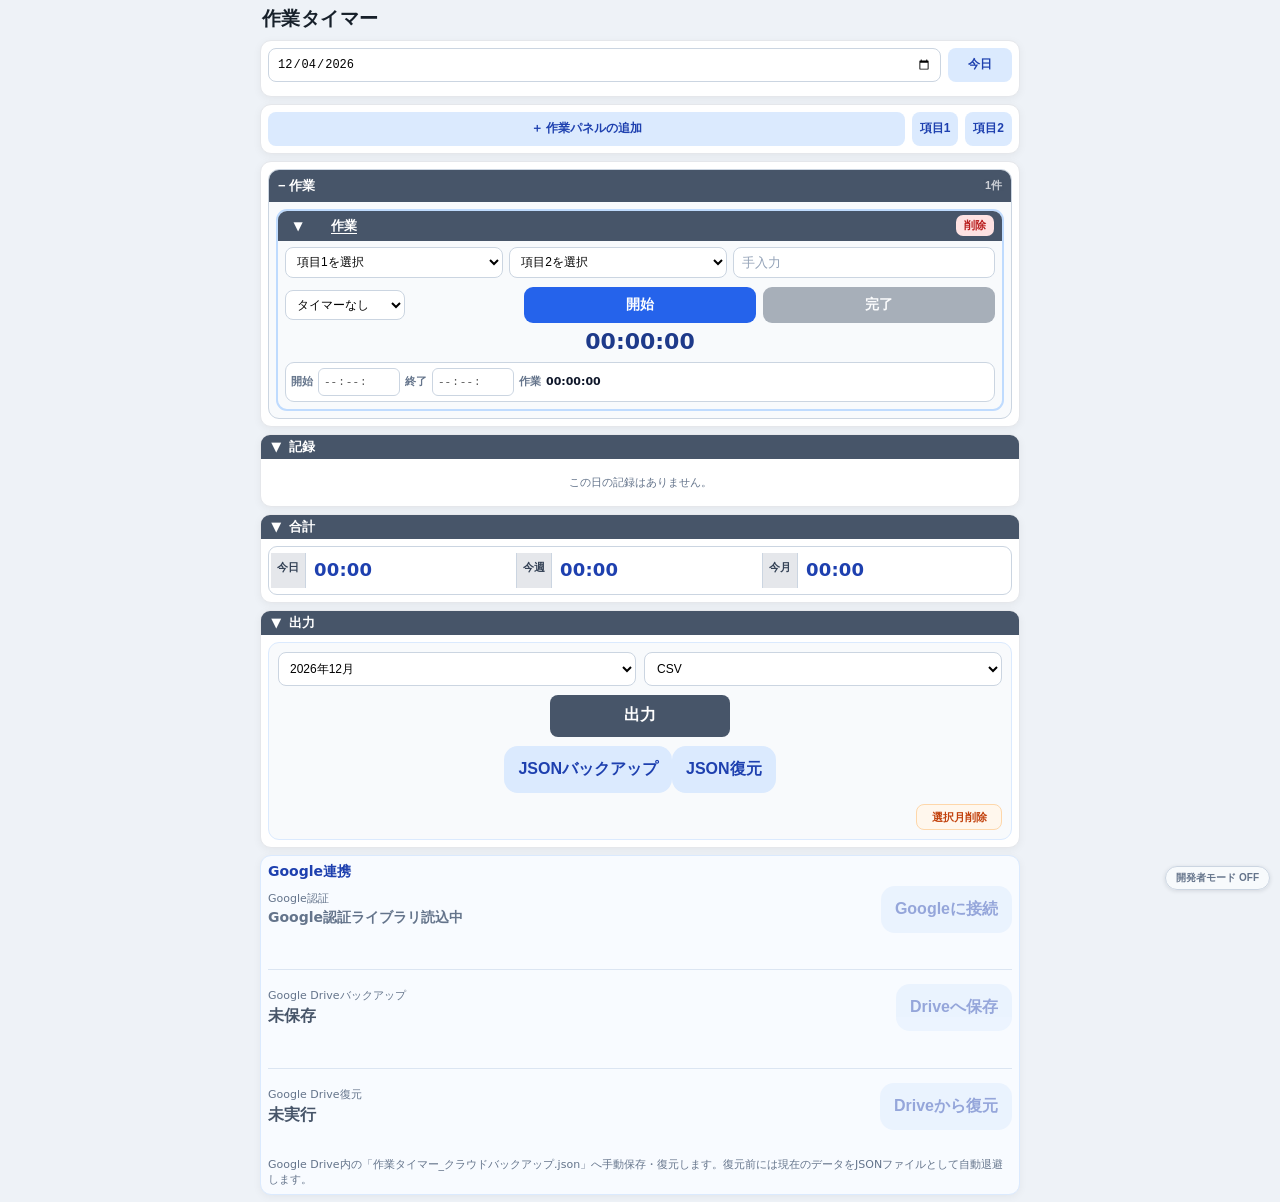
<file: index.html>
<!--
==================================================
作業タイマー
Version : v40.2 Step7.1.0
Base    : v38.5 step1 actual
Date    : 2026-07-05

Changes
- 表示変更のみ
- 記録日の文字削除
- 項目管理アイコン削除
- 見出し色・出力ボタン色変更
==================================================
-->
<!doctype html>
<html lang="ja">
<head>
  <meta charset="utf-8" />
  <meta name="viewport" content="width=device-width, initial-scale=1, viewport-fit=cover" />
  <title>作業タイマー</title>
  <link rel="stylesheet" href="style.css?v=40.2-step7-1-2">
</head>
<body>
  <header>
    <div class="title-row">
      <h1>作業タイマー</h1>

    </div>
    <div class="sub">開始・終了時刻はパネル内で手入力修正できます。修正内容は一覧とCSVにも反映されます。</div>
  </header>

  <main>
    <section class="card">
      <div class="date-row">
        <input id="dateFilter" type="date" />
        <button class="secondary" id="todayBtn">今日</button>
      </div>
    </section>

    <section class="card action-panel">
      <div class="top-actions">
        <button class="secondary add-work-panel-btn" id="addPanelBtn">＋ 作業パネルの追加</button>
        <button class="secondary item-manage-btn" id="openItem1DialogBtn">項目1</button>
        <button class="secondary item-manage-btn" id="openItem2DialogBtn">項目2</button>
      </div>
    </section>

    <section class="card">
      <div class="panel-list" id="panelList"></div>
    </section>

    <section class="card section-card-blue collapsible-section" data-section-card="logs">
      <h2 class="section-title collapsible-section-title" data-toggle-section="logs"><span class="section-toggle-mark" id="logsToggleMark">▼</span><span>記録</span></h2>
      <div id="logsSectionBody" class="collapsible-section-body"><div id="logs"></div></div>
    </section>

    <section class="card section-card-blue collapsible-section" data-section-card="summary">
      <h2 class="section-title collapsible-section-title" data-toggle-section="summary"><span class="section-toggle-mark" id="summaryToggleMark">▼</span><span>合計</span></h2>
      <div id="summarySectionBody" class="collapsible-section-body"><div id="summary"></div></div>
    </section>

    <section class="card section-card-blue collapsible-section" data-section-card="export">
      <h2 class="section-title collapsible-section-title" data-toggle-section="export"><span class="section-toggle-mark" id="exportToggleMark">▼</span><span>出力</span></h2>
      <div id="exportSectionBody" class="collapsible-section-body"><div class="export-panel">
        <div class="export-select-row">
          <select id="monthFilter"></select>
          <select id="exportFormat">
            <option value="csv">CSV</option>
            <option value="excel">Excel</option>
          </select>
        </div>
        <div class="export-button-row">
          <button class="export-main" id="monthCsvBtn">出力</button>
        </div>
        <div class="export-button-row">
          <button class="secondary" id="jsonExportBtn">JSONバックアップ</button>
          <button class="secondary" id="jsonImportBtn">JSON復元</button>
          <input id="jsonImportFile" type="file" accept="application/json,.json" hidden>
        </div>
        <div class="delete-row">
          <button class="delete-subtle" id="clearMonthBtn">選択月削除</button>
        </div>
      </div></div>
    </section>

    <section class="card google-auth-panel">
      <h2 class="section-title">Google連携</h2>
      <div class="google-auth-row">
        <div>
          <div class="google-auth-label">Google認証</div>
          <div id="googleAuthStatus" class="google-auth-status" data-connected="false">初期化待ち</div>
        </div>
        <div class="google-auth-actions">
          <button id="googleConnectBtn" class="secondary" type="button" disabled>Googleに接続</button>
          <button id="googleDisconnectBtn" class="ghost" type="button" hidden>接続解除</button>
        </div>
      </div>
      <div id="googleAuthMessage" class="google-auth-message" aria-live="polite"></div>
      <div class="google-drive-row">
        <div>
          <div class="google-auth-label">Google Driveバックアップ</div>
          <div id="googleDriveStatus" class="google-drive-status">未保存</div>
        </div>
        <button id="googleDriveSaveBtn" class="secondary" type="button" disabled>Driveへ保存</button>
      </div>
      <div id="googleDriveMessage" class="google-auth-message" aria-live="polite"></div>
      <div class="google-drive-row">
        <div>
          <div class="google-auth-label">Google Drive復元</div>
          <div id="googleDriveRestoreStatus" class="google-drive-status">未実行</div>
        </div>
        <button id="googleDriveRestoreBtn" class="secondary" type="button" disabled>Driveから復元</button>
      </div>
      <div id="googleDriveRestoreMessage" class="google-auth-message" aria-live="polite"></div>
      <div class="google-auth-note">Google Drive内の「作業タイマー_クラウドバックアップ.json」へ手動保存・復元します。復元前には現在のデータをJSONファイルとして自動退避します。</div>
    </section>

    <section id="developerPanel" class="card developer-panel developer-only" aria-hidden="true">
      <h2 class="section-title">開発者情報</h2>
      <div class="developer-grid">
        <div><span>アプリ</span><strong id="developerAppVersion"></strong></div>
        <div><span>データ形式</span><strong id="developerDataVersion"></strong></div>
        <div><span>Device ID</span><strong id="developerDeviceId"></strong></div>
        <div><span>記録件数</span><strong id="developerLogCount"></strong></div>
        <div><span>作業パネル数</span><strong id="developerPanelCount"></strong></div>
        <div><span>保存キー</span><strong id="developerStorageKey"></strong></div>
        <div><span>コンバーター</span><strong id="developerConverterVersion"></strong></div>
        <div><span>最終変換</span><strong id="developerMigrationStatus"></strong></div>
        <div><span>Google認証</span><strong id="developerGoogleStatus"></strong></div>
        <div><span>Google認証時間</span><strong id="developerGoogleAuthTime"></strong></div>
        <div><span>Drive保存</span><strong id="developerGoogleDriveStatus"></strong></div>
        <div><span>Drive保存時間</span><strong id="developerGoogleDriveTime"></strong></div>
        <div><span>Drive復元</span><strong id="developerGoogleDriveRestoreStatus"></strong></div>
        <div><span>Drive復元時間</span><strong id="developerGoogleDriveRestoreTime"></strong></div>
      </div>
      <div class="developer-actions">
        <button id="copyDeveloperInfoBtn" class="secondary" type="button">開発情報をコピー</button>
      </div>
      <div id="developerStatus" class="developer-status" aria-live="polite"></div>
    </section>
  </main>

  <button id="developerModeBtn" class="developer-mode-toggle developer-mode-toggle-fixed" type="button" aria-pressed="false">開発者モード OFF</button>

  <dialog id="itemDialog">
    <div class="dialog-body">
      <div class="dialog-title" id="itemDialogTitle">プルダウン項目管理</div>
      <div class="item-manage-section">
        <div class="item-manage-heading">項目1を追加</div>
        <div class="stack">
          <input id="newItemName" placeholder="項目1 例：メルマガ運営" />
          <input id="newItemKana" placeholder="ふりがな 例：めるまがうんえい" />
          <div class="row">
            <button id="addItemBtn">項目1を追加</button>
            <button class="ghost" id="closeDialogBtnItem1">閉じる</button>
          </div>
        </div>
      </div>
      <div class="item-manage-section">
        <div class="item-manage-heading">項目2を追加</div>
        <div class="stack">
          <input id="newItem2Name" placeholder="項目2 例：原稿、配信、確認" />
          <input id="newItem2Kana" placeholder="ふりがな 例：げんこう" />
          <div class="row">
            <button id="addItem2Btn">項目2を追加</button>
            <button class="ghost" id="closeDialogBtn">閉じる</button>
          </div>
        </div>
      </div>
      <div id="itemManageList"></div>
    </div>
  </dialog>



  <dialog id="customTimerDialog">
    <div class="dialog-body">
      <div class="dialog-title">任意のタイマー時間</div>
      <div class="custom-timer-dialog-grid">
        <label>
          <span>時間</span>
          <input id="customTimerHours" type="number" min="0" max="99" step="1" inputmode="numeric" value="0" />
        </label>
        <label>
          <span>分</span>
          <input id="customTimerMinutes" type="number" min="0" max="59" step="1" inputmode="numeric" value="0" />
        </label>
      </div>
      <div class="row dialog-actions">
        <button id="saveCustomTimerBtn" type="button">設定</button>
        <button id="cancelCustomTimerBtn" class="ghost" type="button">キャンセル</button>
      </div>
    </div>
  </dialog>

  <dialog id="logEditDialog">
    <div class="dialog-body">
      <div class="dialog-title">記録を編集</div>
      <div class="stack">
        <label class="field-label" for="editLogTitle">見出し</label>
        <input id="editLogTitle" placeholder="例：作業、Slack対応" />

        <label class="field-label" for="editLogItemId">項目1</label>
        <select id="editLogItemId"></select>

        <label class="field-label" for="editLogItem2Id">項目2</label>
        <select id="editLogItem2Id"></select>

        <label class="field-label" for="editLogCustomName">手入力</label>
        <input id="editLogCustomName" placeholder="例：第38回、原稿修正" />

        <label class="field-label" for="editLogStart">開始時間</label>
        <input id="editLogStart" type="datetime-local" />

        <label class="field-label" for="editLogEnd">終了時間</label>
        <input id="editLogEnd" type="datetime-local" />

        <div class="row dialog-actions">
          <button id="saveLogEditBtn">保存</button>
          <button class="ghost" id="cancelLogEditBtn">キャンセル</button>
        </div>
      </div>
    </div>
  </dialog>

  <script src="js/version.js?v=40.2-step7-1-2"></script>
  <script src="js/constants.js?v=40.2-step7-1-2"></script>
  <script src="js/utils.js?v=40.2-step7-1-2"></script>
  <script src="js/storage.js?v=40.2-step7-1-2"></script>
  <script src="js/items.js?v=40.2-step7-1-2"></script>
  <script src="js/render.js?v=40.2-step7-1-2"></script>
  <script src="js/timer.js?v=40.2-step7-1-2"></script>
  <script src="js/panel.js?v=40.2-step7-1-2"></script>
  <script src="js/logs.js?v=40.2-step7-1-2"></script>
  <script src="https://accounts.google.com/gsi/client" async defer></script>
  <script src="js/google-auth.js?v=40.2-step7-1-2"></script>
  <script src="js/google-drive.js?v=40.2-step7-1-2"></script>
  <script src="js/app.js?v=40.2-step7-1-2"></script>
</html>
</file>
<file: style.css>
/* Timer App style.css v40.2 Step3.4 */

:root {
      --bg: #f6f7f9;
      --card: #ffffff;
      --text: #17202a;
      --muted: #6b7280;
      --line: #e5e7eb;
      --primary: #2563eb;
      --primary-dark: #1d4ed8;
      --danger: #dc2626;
      --green: #16a34a;
      --shadow: 0 8px 24px rgba(0,0,0,.08);
      --radius: 18px;
    }
    * { box-sizing: border-box; }
    body {
      margin: 0;
      font-family: system-ui, -apple-system, BlinkMacSystemFont, "Segoe UI", sans-serif;
      background: var(--bg);
      color: var(--text);
      padding: env(safe-area-inset-top) 14px env(safe-area-inset-bottom);
    }
    header, main { max-width: 760px; margin: 0 auto; }
    header { padding: 18px 4px 8px; }
    h1 { margin: 0; font-size: 28px; letter-spacing: .02em; }
    .sub { color: var(--muted); font-size: 14px; margin-top: 4px; }
    .card {
      background: var(--card);
      border: 1px solid var(--line);
      border-radius: var(--radius);
      box-shadow: var(--shadow);
      padding: 14px;
      margin: 12px 0;
    }
    .row { display: flex; gap: 10px; align-items: center; }
    .stack { display: grid; gap: 10px; }
    input, select {
      width: 100%;
      font-size: 16px;
      padding: 13px 12px;
      border: 1px solid var(--line);
      border-radius: 14px;
      background: #fff;
    }
    input[type="time"] { font-variant-numeric: tabular-nums; }
    button {
      border: 0;
      border-radius: 14px;
      padding: 13px 14px;
      font-size: 16px;
      font-weight: 700;
      background: var(--primary);
      color: white;
      cursor: pointer;
      touch-action: manipulation;
      white-space: nowrap;
    }
    button:disabled { opacity: .45; cursor: not-allowed; }
    button:active { transform: scale(.99); }
    button.secondary { background: #eef2ff; color: var(--primary-dark); }
    button.danger { background: #fee2e2; color: var(--danger); }
    button.green { background: var(--green); color: white; }
    button.ghost { background: #f3f4f6; color: #374151; }
    button.plus {
      width: 52px;
      height: 52px;
      border-radius: 50%;
      font-size: 26px;
      line-height: 1;
      padding: 0;
    }
    .panel-list { display: grid; gap: 12px; }
    .timer-panel {
      border: 1px solid var(--line);
      border-radius: 18px;
      padding: 14px;
      background: #fff;
    }
    .panel-head {
      display: flex;
      justify-content: space-between;
      align-items: center;
      gap: 10px;
      margin-bottom: 10px;
    }
    .panel-title { font-weight: 900; font-size: 18px; }
    .elapsed {
      font-size: 34px;
      font-weight: 900;
      font-variant-numeric: tabular-nums;
      text-align: center;
      margin: 16px 0;
    }
    .time-edit {
      display: grid;
      grid-template-columns: 1fr 1fr;
      gap: 10px;
      margin: 10px 0;
    }
    .time-box {
      background: #f9fafb;
      border: 1px solid var(--line);
      border-radius: 14px;
      padding: 10px;
    }
    .time-box label {
      display: block;
      color: var(--muted);
      font-size: 13px;
      font-weight: 700;
      margin-margin:8px 8px 4px auto;
    }
    .small { font-size: 13px; color: var(--muted); }
    .actions { display: flex; gap: 8px; flex-wrap: wrap; }
    .section-title { font-size: 18px; margin: 0 0 10px; }
    table { width: 100%; border-collapse: collapse; font-size: 14px; }
    th, td {
      border-bottom: 1px solid var(--line);
      padding: 9px 4px;
      text-align: left;
      vertical-align: top;
    }
    th { color: var(--muted); font-weight: 700; }
    .right { text-align: right; }
    .empty { color: var(--muted); text-align: center; padding: 18px 4px; }
    .toolbar { display: flex; gap: 8px; flex-wrap: wrap; margin-top: 10px; }
    .inline-add {
      margin-top: 10px;
      padding: 12px;
      border: 1px dashed var(--line);
      border-radius: 16px;
      background: #fafafa;
    }
    .item-card {
      border: 1px solid var(--line);
      border-radius: 16px;
      padding: 12px;
      display: grid;
      gap: 8px;
      margin-top: 10px;
      background: #fff;
    }
    .item-name { font-weight: 800; }
    .item-kana { color: var(--muted); font-size: 13px; }
    dialog {
      border: 0;
      border-radius: 20px;
      padding: 0;
      width: min(94vw, 560px);
      box-shadow: 0 20px 60px rgba(0,0,0,.25);
    }
    dialog::backdrop { background: rgba(0,0,0,.35); }
    .dialog-body { padding: 16px; }
    .dialog-title { font-size: 20px; font-weight: 900; margin-bottom: 12px; }
    @media (max-width: 420px) {
      h1 { font-size: 24px; }
      .row { align-items: stretch; }
      .elapsed { font-size: 32px; }
      .time-edit { grid-template-columns: 1fr; }
      table { font-size: 13px; }
      .actions button { flex: 1; }
    }

  
    /* final compact work layout v5 */
    body {
      background: #eef2f7;
      padding: env(safe-area-inset-top) 7px env(safe-area-inset-bottom);
    }
    header {
      padding: 7px 2px 3px;
    }
    h1 {
      font-size: 19px;
      line-height: 1.2;
    }
    .sub {
      display: none;
    }
    .card {
      padding: 7px;
      margin: 7px 0;
      border-radius: 11px;
      box-shadow: 0 2px 8px rgba(0,0,0,.05);
    }
    .panel-list {
      gap: 7px;
    }
    .timer-panel {
      padding: 7px;
      border-radius: 11px;
      border: 2px solid #bfdbfe;
      background: #f8fafc;
    }
    .panel-head {
      background: #1e40af;
      color: #fff;
      margin: -7px -7px 6px;
      padding: 3px 8px;
      border-radius: 9px 9px 0 0;
      min-height: 24px;
    }
    .panel-title {
      font-size: 13px;
      line-height: 1.2;
      color: #fff;
    }
    .panel-head .small {
      display: none;
    }
    .panel-head .danger {
      padding: 3px 7px;
      font-size: 11px;
      border-radius: 7px;
    }
    select, input {
      font-size: 13px;
      padding: 7px 8px;
      border-radius: 8px;
      border: 1px solid #cbd5e1;
    }
    details.inline-add {
      margin: 0 0 6px;
      padding: 0;
      border: 0;
      background: transparent;
    }
    details.inline-add summary {
      list-style: none;
      cursor: pointer;
      display: inline-block;
      background: #e0f2fe;
      color: #0369a1;
      padding: 5px 8px;
      border-radius: 8px;
      font-size: 12px;
      font-weight: 700;
    }
    details.inline-add summary::-webkit-details-marker {
      display: none;
    }
    .inline-add-body {
      margin-top: 5px;
      padding: 7px;
      border-radius: 9px;
      background: #fff;
      border: 1px dashed #93c5fd;
    }
    .main-actions {
      display: grid;
      grid-template-columns: 1fr 1fr;
      gap: 7px;
      margin-top: 7px;
    }
    .main-actions button {
      font-size: 15px;
      padding: 10px 8px;
      border-radius: 9px;
    }
    button.start-btn {
      background: #2563eb;
      color: #fff;
    }
    button.end-btn {
      background: #dc2626;
      color: #fff;
    }
    .elapsed {
      font-size: 22px;
      margin: 7px 0;
      color: #1e3a8a;
      line-height: 1.1;
    }
    .time-edit {
      display: grid;
      grid-template-columns: 1fr 1fr;
      gap: 6px;
      margin: 6px 0 0;
    }
    .time-box {
      background: #fff;
      border: 1px solid #cbd5e1;
      border-radius: 9px;
      padding: 5px;
    }
    .time-box label {
      font-size: 10px;
      color: #334155;
      margin-bottom: 3px;
      font-weight: 700;
    }
    .time-box input {
      padding: 6px 5px;
      font-size: 12px;
      border-color: #e2e8f0;
    }
    .toolbar {
      gap: 5px;
      margin-top: 6px;
    }
    button.plus {
      width: 34px;
      height: 34px;
      font-size: 20px;
      background: #1e40af;
      border-radius: 50%;
    }
    #openItemDialogBtn {
      font-size: 11px;
      padding: 6px 8px;
      border-radius: 8px;
    }
    button.secondary {
      background: #dbeafe;
      color: #1e40af;
    }
    button.danger {
      background: #fee2e2;
      color: #b91c1c;
    }
    .section-title {
      font-size: 14px;
      margin-bottom: 5px;
      color: #1e40af;
    }
    table {
      font-size: 11px;
    }
    th {
      color: #1e40af;
      background: #eff6ff;
    }
    th, td {
      padding: 5px 3px;
    }
    .empty {
      padding: 9px 3px;
      font-size: 11px;
      color: #64748b;
    }
    .item-card {
      padding: 7px;
      gap: 5px;
      margin-top: 6px;
      border-radius: 9px;
    }
    .dialog-body {
      padding: 9px;
    }
    .dialog-title {
      font-size: 15px;
      margin-bottom: 7px;
    }
    .stack {
      gap: 5px;
    }
    .row {
      gap: 5px;
    }
    @media (max-width: 420px) {
      .time-edit {
        grid-template-columns: 1fr 1fr;
      }
      .actions button {
        flex: initial;
      }
      table {
        font-size: 11px;
      }
    }

  
    /* monthly export controls */
    #monthFilter {
      max-width: 140px;
      font-size: 12px;
      padding: 6px 7px;
    }
    #monthCsvBtn, #clearMonthBtn {
      font-size: 11px;
      padding: 6px 8px;
      border-radius: 8px;
    }

  
    /* safer monthly delete layout */
    .month-toolbar {
      display: flex;
      align-items: center;
      width: 100%;
    }
    .month-delete {
      margin-left: auto;
    }

  
    /* dropdown and item manager compact v8 */
    select {
      font-size: 12px;
      padding: 5px 7px;
      min-height: 30px;
    }
    select option {
      font-size: 12px;
      padding: 2px 4px;
    }
    #itemDialog {
      width: min(96vw, 520px);
    }
    #itemDialog .dialog-body {
      padding: 7px;
    }
    #itemDialog .dialog-title {
      font-size: 13px;
      margin-bottom: 5px;
    }
    #itemDialog input {
      font-size: 12px;
      padding: 6px 7px;
      border-radius: 7px;
    }
    #itemDialog button {
      font-size: 11px;
      padding: 5px 7px;
      border-radius: 7px;
    }
    #addItemBtn,
    #closeDialogBtn {
      font-size: 11px;
      padding: 5px 7px;
    }
    .item-card {
      display: grid;
      grid-template-columns: 1fr auto;
      align-items: center;
      gap: 5px;
      padding: 5px 6px;
      margin-top: 4px;
      border-radius: 7px;
      min-height: 30px;
    }
    .item-line {
      display: flex;
      align-items: baseline;
      gap: 6px;
      min-width: 0;
      white-space: nowrap;
      overflow: hidden;
    }
    .item-name {
      font-size: 12px;
      font-weight: 700;
      overflow: hidden;
      text-overflow: ellipsis;
    }
    .item-kana {
      font-size: 10px;
      color: #64748b;
      overflow: hidden;
      text-overflow: ellipsis;
    }
    .item-actions {
      display: flex;
      gap: 4px;
      flex-shrink: 0;
    }
    .mini-btn {
      font-size: 10px !important;
      padding: 4px 6px !important;
      border-radius: 6px !important;
      line-height: 1.1;
    }
    #itemManageList .empty {
      padding: 6px 2px;
      font-size: 11px;
    }
    .inline-add-body input {
      font-size: 12px;
      padding: 6px 7px;
    }
    .inline-add-body button {
      font-size: 11px;
      padding: 6px 7px;
    }

  
    /* timer-first layout v9 */
    .bottom-add {
      margin-top: 7px !important;
      margin-bottom: 5px !important;
    }
    .timer-panel > select[data-select-panel] {
      margin-top: 0;
    }
    .main-actions {
      margin-top: 0;
    }
    .elapsed {
      margin: 7px 0 6px;
    }

  
    /* record and export separated v16 */
    .date-row {
      display: grid;
      grid-template-columns: 1fr 64px;
      gap: 7px;
      align-items: center;
      margin-bottom: 7px;
    }
    .date-row input {
      width: 100%;
      height: 34px;
      font-size: 12px;
      padding: 6px 8px;
      border-radius: 8px;
    }
    .date-row button {
      height: 34px;
      font-size: 12px;
      padding: 6px 8px;
      border-radius: 8px;
    }
    .export-panel {
      display: grid;
      gap: 8px;
      padding: 8px;
      border: 1px solid #dbeafe;
      border-radius: 10px;
      background: #f8fafc;
    }
    .export-select-row {
      display: grid;
      grid-template-columns: 1fr 1fr;
      gap: 8px;
    }
    .export-select-row select {
      width: 100%;
      max-width: none;
      min-width: 0;
      height: 34px;
      font-size: 12px;
      padding: 6px 8px;
      border-radius: 8px;
      border: 1px solid #cbd5e1;
      background: #fff;
    }
    .export-main {
      width: 100%;
      max-width: 220px;
      justify-self: center;
      height: 38px;
      background: #2563eb;
      color: #fff;
      font-size: 14px;
      font-weight: 800;
      padding: 8px 10px;
      border-radius: 9px;
    }
    .delete-row {
      display: flex;
      justify-content: center;
      gap: 8px;
      padding-top: 2px;
    }
    .delete-subtle {
      background: #fff7ed;
      color: #c2410c;
      border: 1px solid #fed7aa;
      font-size: 11px;
      font-weight: 700;
      padding: 6px 10px;
      border-radius: 999px;
      min-width: 86px;
      width: auto;
      height: auto;
      line-height: 1.1;
    }
    .delete-subtle:active {
      transform: scale(.98);
    }

  
/* v17 layout tweaks */
.export-select-row{
  display:grid;
  grid-template-columns:1fr 1fr !important;
}
.export-select-row select{
  width:100%;
  min-width:0;
}
.export-main{
  font-size:16px !important;
  font-weight:700;
  min-height:42px;
}
.record-actions{
  display:flex;
  justify-content:flex-end;
  margin:4px 0 8px;
}
.delete-row{
  justify-content:flex-end;
}


/* v18 panel delete and balanced export */
.panel-delete-btn {
  font-size: 11px !important;
  padding: 3px 8px !important;
  border-radius: 7px !important;
  background: #fee2e2 !important;
  color: #b91c1c !important;
}

.export-panel {
  display: grid;
  gap: 9px;
  padding: 9px;
  border: 1px solid #dbeafe;
  border-radius: 11px;
  background: #f8fafc;
}

.export-select-row {
  display: grid;
  grid-template-columns: minmax(0, 1fr) minmax(0, 1fr) !important;
  gap: 8px;
  width: 100%;
}

.export-select-row select {
  width: 100% !important;
  max-width: none !important;
  min-width: 0 !important;
  height: 34px;
  font-size: 12px;
  padding: 6px 8px;
  border-radius: 8px;
  border: 1px solid #cbd5e1;
  background: #fff;
}

.export-button-row {
  display: flex;
  justify-content: center;
}

.export-main {
  width: min(100%, 180px) !important;
  height: 40px;
  background: #2563eb;
  color: #fff;
  font-size: 16px !important;
  font-weight: 800;
  padding: 8px 12px;
  border-radius: 10px;
}

.delete-row {
  display: flex;
  justify-content: flex-end;
  gap: 8px;
}

.delete-subtle {
  background: #fff7ed;
  color: #c2410c;
  border: 1px solid #fed7aa;
  font-size: 11px;
  font-weight: 700;
  padding: 6px 10px;
  border-radius: 999px;
  min-width: 86px;
  width: auto;
  height: auto;
  line-height: 1.1;
}

.record-actions {
  display: none !important;
}


/* v23 version display */
.title-row {
  display: flex;
  align-items: baseline;
  justify-content: space-between;
  gap: 8px;
  width: 100%;
}
.app-version {
  font-size: 10px;
  font-weight: 600;
  color: #94a3b8;
  line-height: 1.2;
  letter-spacing: 0;
  margin-left: auto;
  white-space: nowrap;
}


/* v24: panel inline item add removed */
.timer-panel > select[data-select-panel] {
  margin-top: 6px;
}


/* v25: time-only panel inputs and manual item name */
.item-input-row {
  display: grid;
  grid-template-columns: minmax(0, 1fr) minmax(0, 1fr);
  gap: 6px;
  margin-top: 6px;
}
.item-input-row select,
.item-input-row input {
  width: 100%;
  min-width: 0;
}
.item-free-name::placeholder {
  color: #94a3b8;
}
@media (max-width: 360px) {
  .item-input-row {
    grid-template-columns: 1fr;
  }
}


/* v27: panel-as-one-log layout */
.timer-panel.completed {
  border-color: #cbd5e1;
  background: #f1f5f9;
}
.timer-panel.completed .panel-head {
  background: #64748b;
}
.done-summary {
  display: grid;
  grid-template-columns: 1fr 1fr 1fr;
  gap: 6px;
  margin-top: 6px;
}
.done-box {
  background: #fff;
  border: 1px solid #cbd5e1;
  border-radius: 9px;
  padding: 6px 5px;
  text-align: center;
}
.done-label {
  display: block;
  font-size: 10px;
  color: #64748b;
  font-weight: 700;
  margin-bottom: 2px;
}
.done-value {
  font-size: 12px;
  font-weight: 800;
  color: #0f172a;
}
@media (max-width: 360px) {
  .done-summary { grid-template-columns: 1fr; }
}


/* v29: total only summary */
.total-summary {
  text-align: center;
  font-size: 22px;
  font-weight: 900;
  color: #1e40af;
  padding: 8px 4px;
  font-variant-numeric: tabular-nums;
}


/* v30: compact summary and editable time line */
.period-summary {
  display: flex;
  justify-content: center;
  align-items: center;
  gap: 8px;
  flex-wrap: nowrap;
  white-space: nowrap;
  overflow-x: auto;
  font-size: 12px;
  font-weight: 800;
  color: #1e40af;
  padding: 6px 2px;
  font-variant-numeric: tabular-nums;
}
.period-summary span {
  display: inline-block;
}

/* v32: two-line total summary */
.period-summary.two-line {
  display: grid;
  gap: 4px;
  justify-content: stretch;
  text-align: left;
  white-space: normal;
  overflow-x: visible;
  font-size: 13px;
  padding: 6px 4px;
}
.period-summary.two-line .summary-row {
  display: grid;
  grid-template-columns: 72px 1fr;
  gap: 8px;
  align-items: center;
}
.period-summary.two-line .summary-label {
  color: #64748b;
  font-weight: 800;
}
.period-summary.two-line .summary-value {
  color: #1e40af;
  font-weight: 900;
  font-variant-numeric: tabular-nums;
}
.work-time-line {
  display: flex;
  align-items: center;
  gap: 5px;
  flex-wrap: nowrap;
  white-space: nowrap;
  overflow-x: auto;
  margin-top: 6px;
  padding: 5px;
  background: #fff;
  border: 1px solid #cbd5e1;
  border-radius: 9px;
  font-size: 11px;
  font-weight: 800;
  color: #334155;
}
.work-time-line input[type="time"] {
  width: 82px;
  min-width: 82px;
  height: 28px;
  padding: 3px 4px;
  font-size: 11px;
  border-radius: 6px;
  font-variant-numeric: tabular-nums;
}
.work-time-label {
  color: #64748b;
  font-weight: 800;
}
.work-duration {
  color: #0f172a;
  font-weight: 900;
}
.timer-panel.completed .item-input-row select,
.timer-panel.completed .item-input-row input {
  background: #fff;
}


/* v33: blue section headers and one-line period summary */
.section-card-blue {
  padding-top: 7px;
}
.section-card-blue .section-title {
  background: #1e40af;
  color: #fff;
  margin: -7px -7px 7px;
  padding: 4px 8px;
  border-radius: 9px 9px 0 0;
  min-height: 24px;
  font-size: 13px;
  line-height: 1.2;
  display: flex;
  align-items: center;
}
.period-summary.one-line {
  display: flex;
  justify-content: center;
  align-items: center;
  gap: 10px;
  flex-wrap: nowrap;
  white-space: nowrap;
  overflow-x: auto;
  font-size: 12px;
  font-weight: 900;
  color: #1e40af;
  padding: 7px 2px;
  font-variant-numeric: tabular-nums;
}
.period-summary.one-line span {
  display: inline-block;
}


/* v35: summary cells and record action buttons */
.period-summary.cell-line {
  display: grid;
  grid-template-columns: auto minmax(0, 1fr) auto minmax(0, 1fr) auto minmax(0, 1fr);
  gap: 0;
  align-items: stretch;
  overflow-x: auto;
  white-space: nowrap;
  border: 1px solid #cbd5e1;
  border-radius: 9px;
  background: #fff;
  font-size: 11px;
  font-weight: 900;
  font-variant-numeric: tabular-nums;
}
.summary-cell-label {
  background: #e5e7eb;
  color: #334155;
  padding: 7px 6px;
  border-right: 1px solid #cbd5e1;
}
.summary-cell-value {
  background: #fff;
  color: #1e40af;
  padding: 7px 8px;
  border-right: 1px solid #cbd5e1;
  min-width: 74px;
  font-size: 18px;
  line-height: 1.15;
  letter-spacing: 0.2px;
}
.summary-cell-value:last-child {
  border-right: 0;
}
.log-action-cell {
  text-align: center;
  white-space: nowrap;
}
.log-icon-btn {
  width: 28px;
  height: 28px;
  min-width: 28px;
  padding: 0 !important;
  border-radius: 8px !important;
  font-size: 14px !important;
  line-height: 1 !important;
  display: inline-flex;
  align-items: center;
  justify-content: center;
}
.log-icon-btn.locked {
  background: #e5e7eb !important;
  color: #64748b !important;
}
.log-icon-btn.delete-log {
  background: #fee2e2 !important;
  color: #b91c1c !important;
}
.log-icon-btn.edit-log {
  background: #e0f2fe !important;
  color: #0369a1 !important;
  margin-right: 3px;
}

@media (max-width: 420px) {
  .period-summary.cell-line {
    font-size: 10px;
  }
  .summary-cell-label {
    padding: 6px 5px;
  }
  .summary-cell-value {
    padding: 6px 6px;
    min-width: 68px;
    font-size: 16px;
  }
}


/* v36: panel spacing and separate numbering */
.item-input-row {
  margin-bottom: 9px;
}
.work-time-line {
  margin-top: 8px;
}



/* v37.2: dark gray headers and completed-panel folding */
.panel-head,
.section-card-blue .section-title {
  background: #1F2937 !important;
  color: #fff !important;
}
.timer-panel.completed .panel-head {
  background: #475569 !important;
  color: #fff !important;
}
.timer-panel.completed.collapsed {
  background: #f1f5f9;
}
.timer-panel.completed .panel-head[data-toggle-completed] {
  cursor: pointer;
}
.timer-panel.completed.collapsed .panel-head {
  margin-bottom: -1px;
  border-radius: 9px;
}
.completed-toggle-hint {
  font-size: 10px;
  opacity: .85;
  margin-left: 6px;
}


/* v37.3: group-level collapse headers */
.panel-group-head {
  display: flex;
  align-items: center;
  justify-content: space-between;
  gap: 8px;
  background: #1f2937;
  color: #fff;
  border-radius: 9px;
  padding: 6px 9px;
  font-size: 13px;
  font-weight: 900;
  cursor: pointer;
  user-select: none;
  min-height: 30px;
}
.panel-group-head.completed {
  background: #475569;
}
.panel-group-count {
  font-size: 11px;
  font-weight: 700;
  color: #e5e7eb;
}
.panel-group-head + .timer-panel {
  margin-top: 0;
}


/* v38: complete button for reusable item cards */
.main-actions.three-actions {
  grid-template-columns: 1fr 1fr 1fr;
}
button.complete-btn {
  background: #475569;
  color: #fff;
}
button.complete-btn:disabled {
  opacity: .45;
}
@media (max-width: 360px) {
  .main-actions.three-actions {
    grid-template-columns: 1fr 1fr;
  }
  .main-actions.three-actions .complete-btn {
    grid-column: 1 / -1;
  }
}


/* v38.2: top action buttons */
.action-panel {
  padding: 7px;
}
.top-actions {
  display: grid;
  grid-template-columns: minmax(0, 1fr) auto auto;
  gap: 7px;
  align-items: center;
}
.add-work-panel-btn,
.item-manage-btn {
  height: 34px;
  font-size: 12px !important;
  padding: 6px 8px !important;
  border-radius: 8px !important;
  font-weight: 800;
}
.item-manage-btn {
  white-space: nowrap;
}
@media (max-width: 360px) {
  .top-actions {
    grid-template-columns: 1fr;
  }
  .add-work-panel-btn,
  .item-manage-btn {
    width: 100%;
  }
}


/* v38.3: work / template / completed groups */
.panel-group {
  border: 1px solid #cbd5e1;
  border-radius: 11px;
  background: #f8fafc;
  overflow: hidden;
}
.panel-group + .panel-group {
  margin-top: 8px;
}
.panel-group-head {
  display: flex;
  align-items: center;
  justify-content: space-between;
  gap: 8px;
  width: 100%;
  background: #1f2937;
  color: #fff;
  border: 0;
  border-radius: 0;
  padding: 7px 9px;
  font-size: 13px;
  font-weight: 900;
  text-align: left;
}
.panel-group-head.completed-group-head {
  background: #475569;
}
.panel-group-count {
  font-size: 11px;
  font-weight: 700;
  opacity: .85;
}
.panel-group-body {
  display: grid;
  gap: 7px;
  padding: 7px;
}
.panel-group-empty {
  color: #64748b;
  font-size: 11px;
  text-align: center;
  padding: 9px 3px;
}
.template-panel {
  border-color: #cbd5e1;
}
.template-panel .panel-head {
  background: #1f2937;
}


/* v38.4: start / stop / complete buttons in one row */
.main-actions {
  display: grid !important;
  grid-template-columns: 1fr 1fr 1fr !important;
  gap: 7px !important;
}
.main-actions button {
  width: 100%;
  min-width: 0;
  font-size: 14px !important;
  padding: 9px 6px !important;
}
@media (max-width: 360px) {
  .main-actions {
    grid-template-columns: 1fr 1fr 1fr !important;
  }
  .main-actions button {
    font-size: 13px !important;
    padding: 8px 4px !important;
  }
}


/* v38.6: display-only changes */
.panel-head,
.panel-group-head,
.section-card-blue .section-title {
  background: #475569 !important;
  color: #fff !important;
}

.timer-panel.completed .panel-head,
.panel-group-head.completed,
.panel-group-head.completed-group-head {
  background: #94A3B8 !important;
  color: #fff !important;
}

.export-main {
  background: #475569 !important;
  color: #fff !important;
}

.date-row {
  margin-top: 0;
}


/* v39.5 Step2.1.3: inline panel title editing */
.panel-title-clickable {
  cursor: text;
  text-decoration: underline;
  text-underline-offset: 3px;
}
.panel-head-clickable {
  cursor: pointer;
}
.panel-title-editor {
  margin: 10px 0 12px;
  padding: 12px;
  border: 1px solid var(--line);
  border-radius: 12px;
  background: #f8fafc;
}
.panel-title-editor input {
  width: 100%;
  box-sizing: border-box;
  margin-top: 6px;
}
.title-editor-actions {
  display: flex;
  justify-content: flex-end;
  margin-top: 10px;
}
.title-editor-actions button {
  min-width: 96px;
}

/* v38.9: individual work panel collapse */
.panel-head {
  gap: 6px;
}
.panel-toggle-btn {
  display: flex;
  align-items: center;
  gap: 6px;
  flex: 1;
  min-width: 0;
  padding: 0;
  border: 0;
  border-radius: 0;
  background: transparent !important;
  color: inherit !important;
  text-align: left;
  font-size: inherit;
  font-weight: inherit;
}
.panel-toggle-btn:active {
  transform: none;
}
.panel-toggle-mark {
  flex: 0 0 auto;
  font-size: 12px;
  line-height: 1;
}
.panel-toggle-btn .panel-title {
  min-width: 0;
  overflow: hidden;
  text-overflow: ellipsis;
  white-space: nowrap;
}
.panel-toggle-btn .small {
  flex: 0 0 auto;
  margin-left: auto;
}
.timer-panel.collapsed .panel-head {
  margin-bottom: -1px;
  border-radius: 9px;
}
.panel-body {
  display: block;
}


/* v39.1.1: record edit dialog */
.field-label {
  font-size: 13px;
  font-weight: 800;
  color: #475569;
  margin-bottom: -6px;
}
.dialog-actions button {
  flex: 1;
}
#logEditDialog input[type="datetime-local"] {
  font-variant-numeric: tabular-nums;
}

/* v39.5 Step1: item2 management */
.item-manage-section {
  border-top: 1px solid #e5e7eb;
  padding-top: 8px;
  margin-top: 8px;
}
.item-manage-section:first-of-type {
  border-top: 0;
  padding-top: 0;
  margin-top: 0;
}
.item-manage-heading {
  font-size: 12px;
  font-weight: 800;
  color: #475569;
  margin: 4px 0 6px;
}


/* v39.5 Step2.1.1: header area toggles, title text edits */
.panel-head.panel-head-clickable {
  display: flex;
  align-items: center;
  gap: 6px;
}
.panel-head.panel-head-clickable .panel-title {
  min-width: 0;
  overflow: hidden;
  text-overflow: ellipsis;
  white-space: nowrap;
}
.panel-head.panel-head-clickable .small {
  flex: 0 0 auto;
  margin-left: auto;
}
.panel-title-clickable:active {
  opacity: .75;
}


/* v39.5 Step2.1.3: inline title input */
.panel-title-inline-input {
  min-width: 120px;
  max-width: min(60vw, 420px);
  font-weight: 900;
  font-size: 18px;
  padding: 4px 8px;
  border: 1px solid var(--line);
  border-radius: 8px;
  background: #ffffff;
}

/* v39.5 Step2.2: 作業パネル正式入力 項目1＋項目2＋手入力 */
.item-input-row.panel-formal-inputs {
  grid-template-columns: minmax(0, 1fr) minmax(0, 1fr) minmax(0, 1.2fr);
}
@media (max-width: 520px) {
  .item-input-row.panel-formal-inputs {
    grid-template-columns: 1fr;
  }
}


/* v39.8: record / summary / export section folding */
.collapsible-section-title {
  cursor: pointer;
  user-select: none;
  gap: 6px;
}
.section-toggle-mark {
  display: inline-block;
  width: 1.1em;
  text-align: center;
  font-weight: 900;
}
.collapsible-section.collapsed .collapsible-section-body {
  display: none;
}
.collapsible-section.collapsed .section-title {
  margin-bottom: -1px;
  border-radius: 9px;
}


/* v39.9: larger total numbers */


/* v40.0 Step1 timer controls */
.timer-action-row {
  display: grid;
  grid-template-columns: minmax(180px, 1fr) auto auto;
  gap: 8px;
  align-items: center;
}


/* v40.1 Step1.1: Device ID display */
.device-id-display {
  position: static;
  display:block;
  text-align:right;
  margin:8px 8px 4px auto;
    font-size: 11px;
  line-height: 1.2;
  color: #64748b;
  background: rgba(255, 255, 255, 0.75);
  padding: 2px 5px;
  border-radius: 6px;
  pointer-events: none;
}

.version-block{display:flex;flex-direction:column;align-items:flex-end}
.version-block .app-version{font-size:.9rem;color:#94a3b8}
.version-block .device-id-display{margin:2px 0 0 0;font-size:10px;color:#94a3b8;position:static}

/* v40.2 Step3.2: work panel title left aligned */
.panel-head.panel-head-clickable {
  justify-content: flex-start !important;
}
.panel-head.panel-head-clickable .panel-title {
  flex: 1 1 auto;
  text-align: left !important;
}
.panel-head.panel-head-clickable .panel-title-inline-input {
  flex: 1 1 auto;
}
.panel-head.panel-head-clickable .panel-delete-btn {
  margin-left: auto;
}



.panel-title{margin-left:10px;display:inline-block;}


/* v40.2 Step3.4: expand/collapse triangle hit area */
.panel-head.panel-head-clickable .panel-toggle-mark {
  width: 34px;
  min-width: 34px;
  height: 34px;
  margin: -5px 0 -5px -5px;
  display: inline-flex;
  align-items: center;
  justify-content: center;
  flex: 0 0 34px;
  cursor: pointer;
  user-select: none;
  touch-action: manipulation;
  border-radius: 8px;
}
.panel-head.panel-head-clickable .panel-toggle-mark:active {
  background: rgba(255, 255, 255, 0.16);
}

/* v40.2 Step4.2.4: developer mode */
.developer-only { display: none !important; }
body.developer-mode-enabled .developer-only { display: block !important; }
body.developer-mode-enabled .device-id-display.developer-only { display: block !important; }
.developer-mode-toggle {
  border: 1px solid #cbd5e1;
  background: rgba(248, 250, 252, 0.94);
  color: #64748b;
  border-radius: 999px;
  padding: 5px 10px;
  font-size: 10px;
  line-height: 1.2;
  cursor: pointer;
}
.developer-mode-toggle-fixed {
  position: fixed;
  right: max(10px, env(safe-area-inset-right));
  bottom: max(10px, env(safe-area-inset-bottom));
  z-index: 1000;
  box-shadow: 0 1px 4px rgba(15, 23, 42, 0.12);
}
.developer-mode-toggle[aria-pressed="true"] {
  background: #334155;
  color: #fff;
  border-color: #334155;
}
.developer-panel {
  border: 1px dashed #64748b;
  background: #f8fafc;
}
.developer-grid {
  display: grid;
  grid-template-columns: repeat(2, minmax(0, 1fr));
  gap: 8px;
}
.developer-grid > div {
  padding: 8px;
  border-radius: 8px;
  background: #fff;
  border: 1px solid #e2e8f0;
  min-width: 0;
}
.developer-grid span {
  display: block;
  font-size: 11px;
  color: #64748b;
  margin-bottom: 3px;
}
.developer-grid strong {
  display: block;
  font-size: 12px;
  word-break: break-all;
}
.developer-actions { margin-top: 10px; }
.developer-status { min-height: 1.2em; margin-top: 6px; font-size: 12px; color: #475569; }
.log-developer-details {
  margin-top: 5px;
  font-size: 10px;
  line-height: 1.4;
  color: #64748b;
  word-break: break-all;
}
@media (max-width: 520px) {
  .developer-grid { grid-template-columns: 1fr; }
}

/* v40.2 Step7.0.1: Google authentication */
.google-auth-panel {
  border: 1px solid #dbeafe;
  background: #f8fbff;
}
.google-auth-row {
  display: flex;
  align-items: center;
  justify-content: space-between;
  gap: 12px;
}
.google-auth-label {
  font-size: 11px;
  color: #64748b;
  margin-bottom: 3px;
}
.google-auth-status {
  font-size: 14px;
  font-weight: 700;
  color: #64748b;
}
.google-auth-status[data-connected="true"] { color: #166534; }
.google-auth-actions {
  display: flex;
  gap: 8px;
  flex-wrap: wrap;
  justify-content: flex-end;
}
.google-auth-message {
  min-height: 1.2em;
  margin-top: 8px;
  font-size: 12px;
  color: #b91c1c;
}
.google-auth-note {
  margin-top: 5px;
  font-size: 11px;
  color: #64748b;
}
@media (max-width: 520px) {
  .google-auth-row { align-items: flex-start; flex-direction: column; }
  .google-auth-actions { width: 100%; justify-content: flex-start; }
}


/* v40.2 Step7.0.2: Google Drive manual backup */
.google-drive-row {
  display: flex;
  align-items: center;
  justify-content: space-between;
  gap: 12px;
  margin-top: 14px;
  padding-top: 14px;
  border-top: 1px solid #dbe5f2;
}
.google-drive-status {
  margin-top: 2px;
  font-weight: 700;
  color: #475569;
}
.google-drive-status[data-state="saving"] { color: #1d4ed8; }
.google-drive-status[data-state="success"] { color: #166534; }
.google-drive-status[data-state="error"] { color: #b91c1c; }
@media (max-width: 640px) {
  .google-drive-row { align-items: flex-start; flex-direction: column; }
}


/* v40.2 Step7.1.1: timer preset + custom input */
.timer-setting-control {
  display: grid;
  grid-template-columns: minmax(120px, 180px) minmax(180px, 1fr);
  gap: 8px;
  align-items: center;
  min-width: 0;
}
.timer-setting-control > .timer-select { width: 100%; }
@media (max-width: 420px) {
  .timer-setting-control {
    grid-column: 1 / -1;
    grid-template-columns: 1fr;
  }
}


/* v40.2 Step7.1.2: custom timer popup */
.custom-timer-dialog-grid {
  display: grid;
  grid-template-columns: 1fr 1fr;
  gap: 12px;
  margin-bottom: 16px;
}
.custom-timer-dialog-grid label {
  display: grid;
  gap: 6px;
  font-weight: 700;
}
.custom-timer-dialog-grid input {
  width: 100%;
  text-align: right;
  font-size: 20px;
}
@media (max-width: 420px) {
  .custom-timer-dialog-grid { grid-template-columns: 1fr 1fr; }
}
</file>
